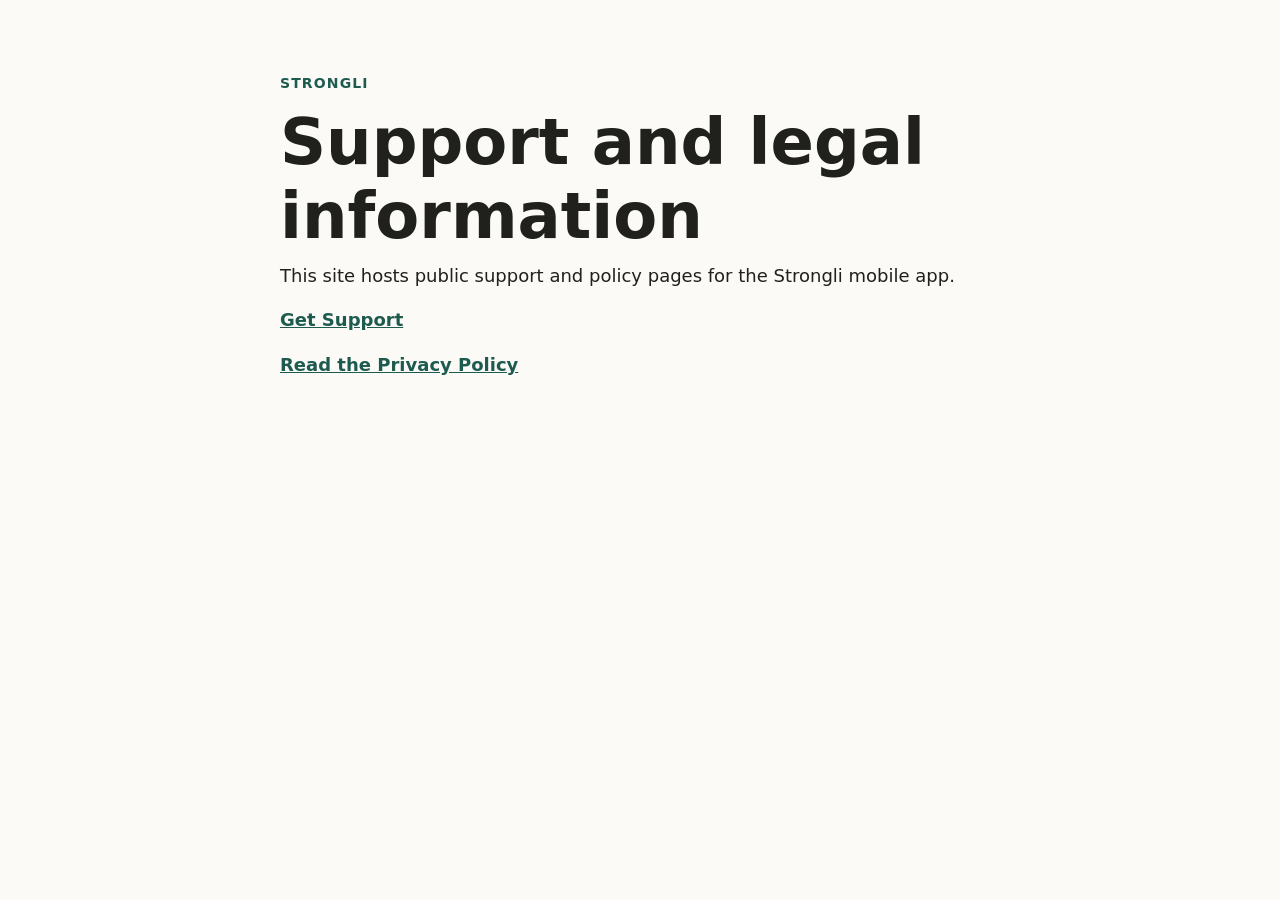
<file: index.html>
<!doctype html>
<html lang="en">
  <head>
    <meta charset="utf-8" />
    <meta name="viewport" content="width=device-width, initial-scale=1" />
    <title>Strongli</title>
    <meta
      name="description"
      content="Support and legal information for the Strongli app."
    />
    <link rel="stylesheet" href="./styles.css" />
  </head>
  <body>
    <main class="page">
      <p class="eyebrow">Strongli</p>
      <h1>Support and legal information</h1>
      <p>
        This site hosts public support and policy pages for the Strongli mobile
        app.
      </p>
      <p>
        <a href="./support/">Get Support</a>
      </p>
      <p>
        <a href="./privacy/">Read the Privacy Policy</a>
      </p>
    </main>
  </body>
</html>
</file>
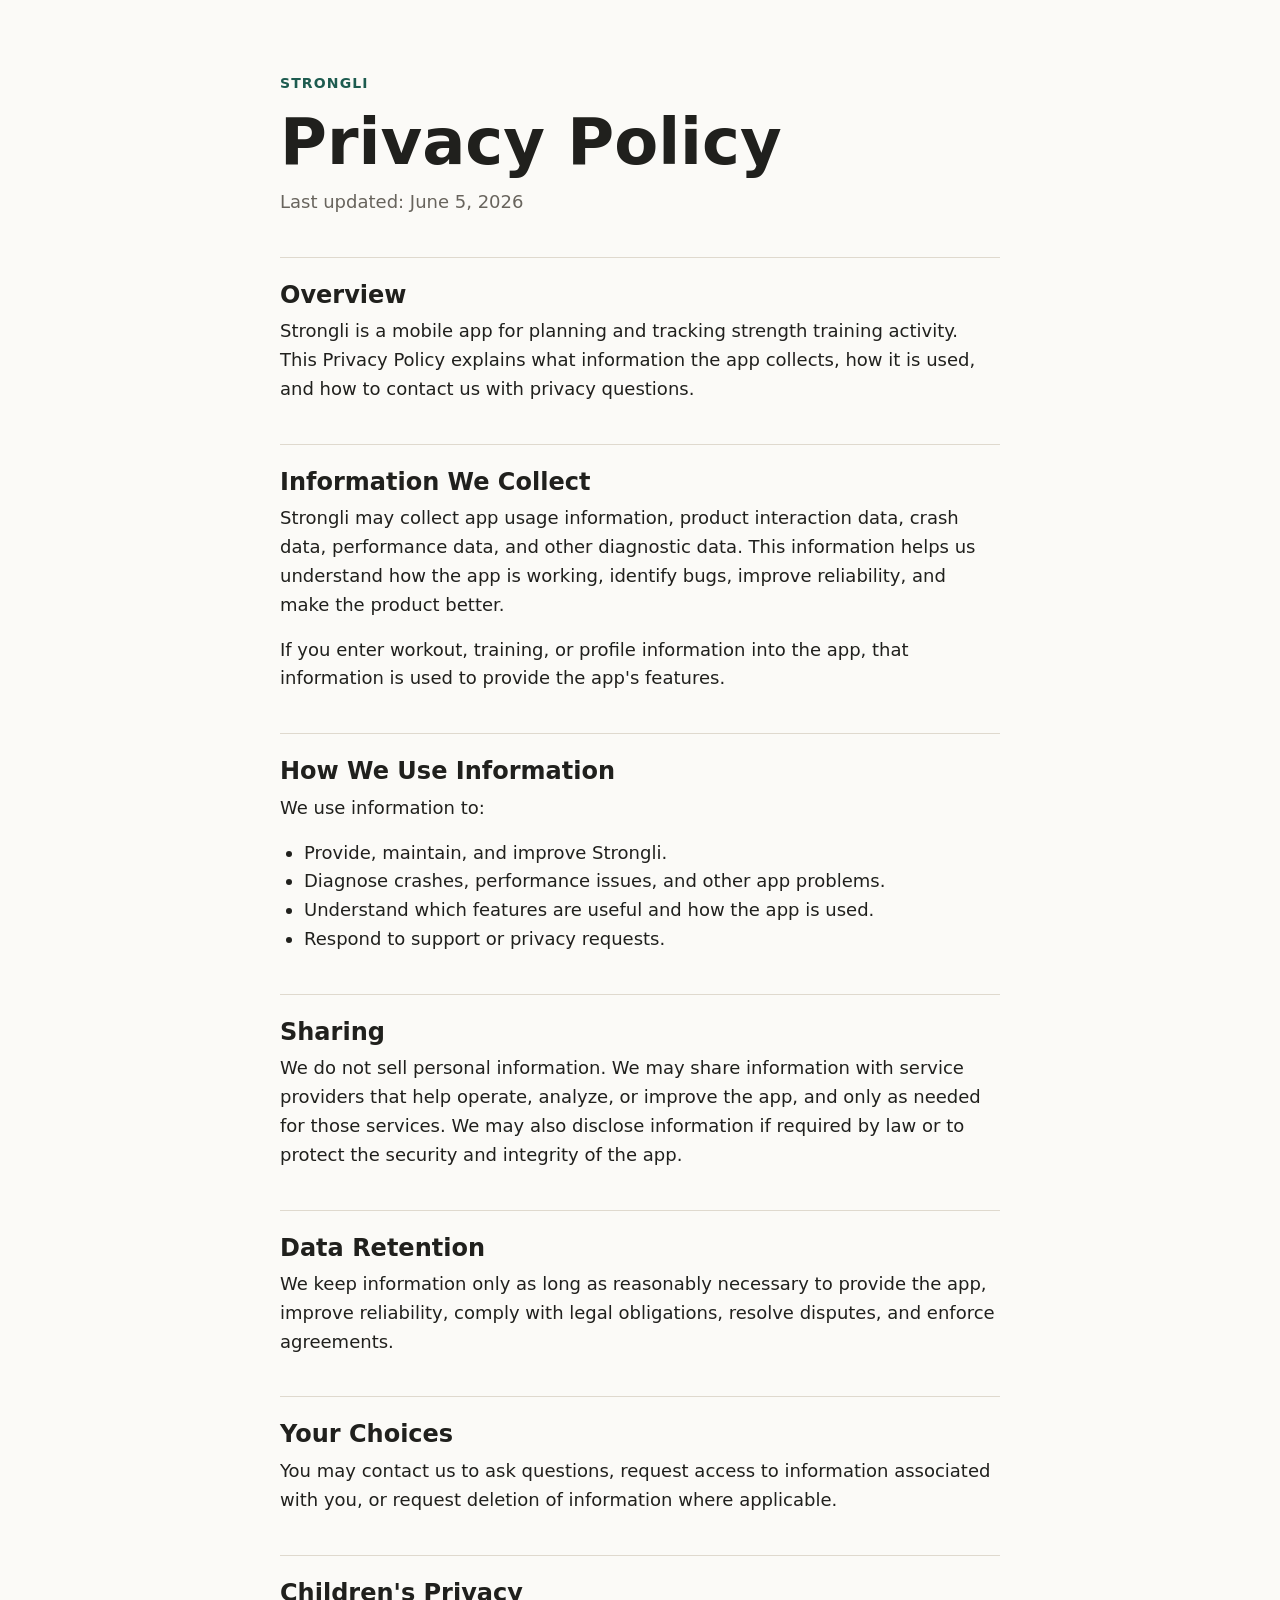
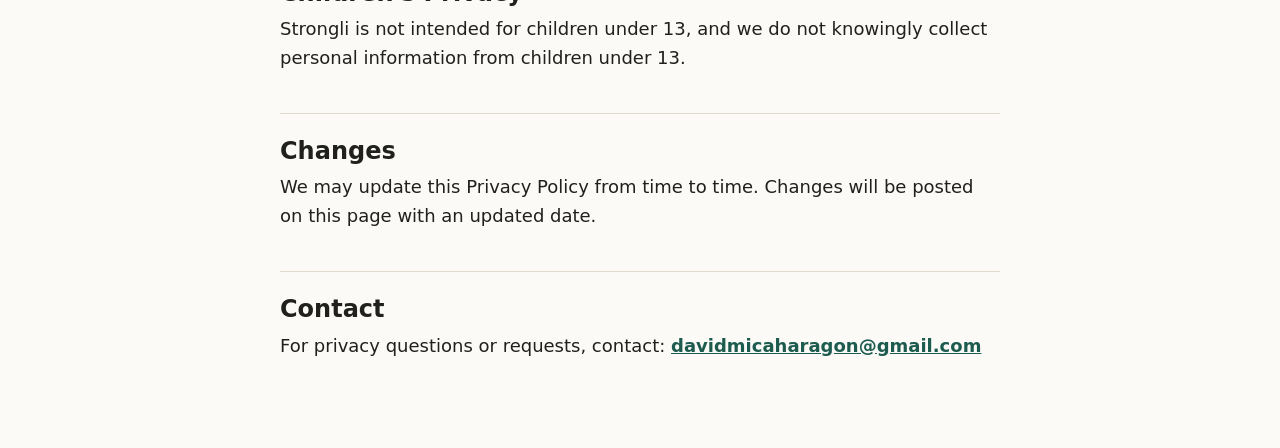
<file: privacy/index.html>
<!doctype html>
<html lang="en">
  <head>
    <meta charset="utf-8" />
    <meta name="viewport" content="width=device-width, initial-scale=1" />
    <title>Privacy Policy | Strongli</title>
    <meta
      name="description"
      content="Privacy Policy for the Strongli mobile app."
    />
    <link rel="stylesheet" href="../styles.css" />
  </head>
  <body>
    <main class="page">
      <p class="eyebrow">Strongli</p>
      <h1>Privacy Policy</h1>
      <p class="updated">Last updated: June 5, 2026</p>

      <section>
        <h2>Overview</h2>
        <p>
          Strongli is a mobile app for planning and tracking strength training
          activity. This Privacy Policy explains what information the app
          collects, how it is used, and how to contact us with privacy
          questions.
        </p>
      </section>

      <section>
        <h2>Information We Collect</h2>
        <p>
          Strongli may collect app usage information, product interaction data,
          crash data, performance data, and other diagnostic data. This
          information helps us understand how the app is working, identify bugs,
          improve reliability, and make the product better.
        </p>
        <p>
          If you enter workout, training, or profile information into the app,
          that information is used to provide the app's features.
        </p>
      </section>

      <section>
        <h2>How We Use Information</h2>
        <p>We use information to:</p>
        <ul>
          <li>Provide, maintain, and improve Strongli.</li>
          <li>Diagnose crashes, performance issues, and other app problems.</li>
          <li>Understand which features are useful and how the app is used.</li>
          <li>Respond to support or privacy requests.</li>
        </ul>
      </section>

      <section>
        <h2>Sharing</h2>
        <p>
          We do not sell personal information. We may share information with
          service providers that help operate, analyze, or improve the app, and
          only as needed for those services. We may also disclose information if
          required by law or to protect the security and integrity of the app.
        </p>
      </section>

      <section>
        <h2>Data Retention</h2>
        <p>
          We keep information only as long as reasonably necessary to provide
          the app, improve reliability, comply with legal obligations, resolve
          disputes, and enforce agreements.
        </p>
      </section>

      <section>
        <h2>Your Choices</h2>
        <p>
          You may contact us to ask questions, request access to information
          associated with you, or request deletion of information where
          applicable.
        </p>
      </section>

      <section>
        <h2>Children's Privacy</h2>
        <p>
          Strongli is not intended for children under 13, and we do not
          knowingly collect personal information from children under 13.
        </p>
      </section>

      <section>
        <h2>Changes</h2>
        <p>
          We may update this Privacy Policy from time to time. Changes will be
          posted on this page with an updated date.
        </p>
      </section>

      <section>
        <h2>Contact</h2>
        <p>
          For privacy questions or requests, contact:
          <a href="mailto:davidmicaharagon@gmail.com"
            >davidmicaharagon@gmail.com</a
          >
        </p>
      </section>
    </main>
  </body>
</html>
</file>
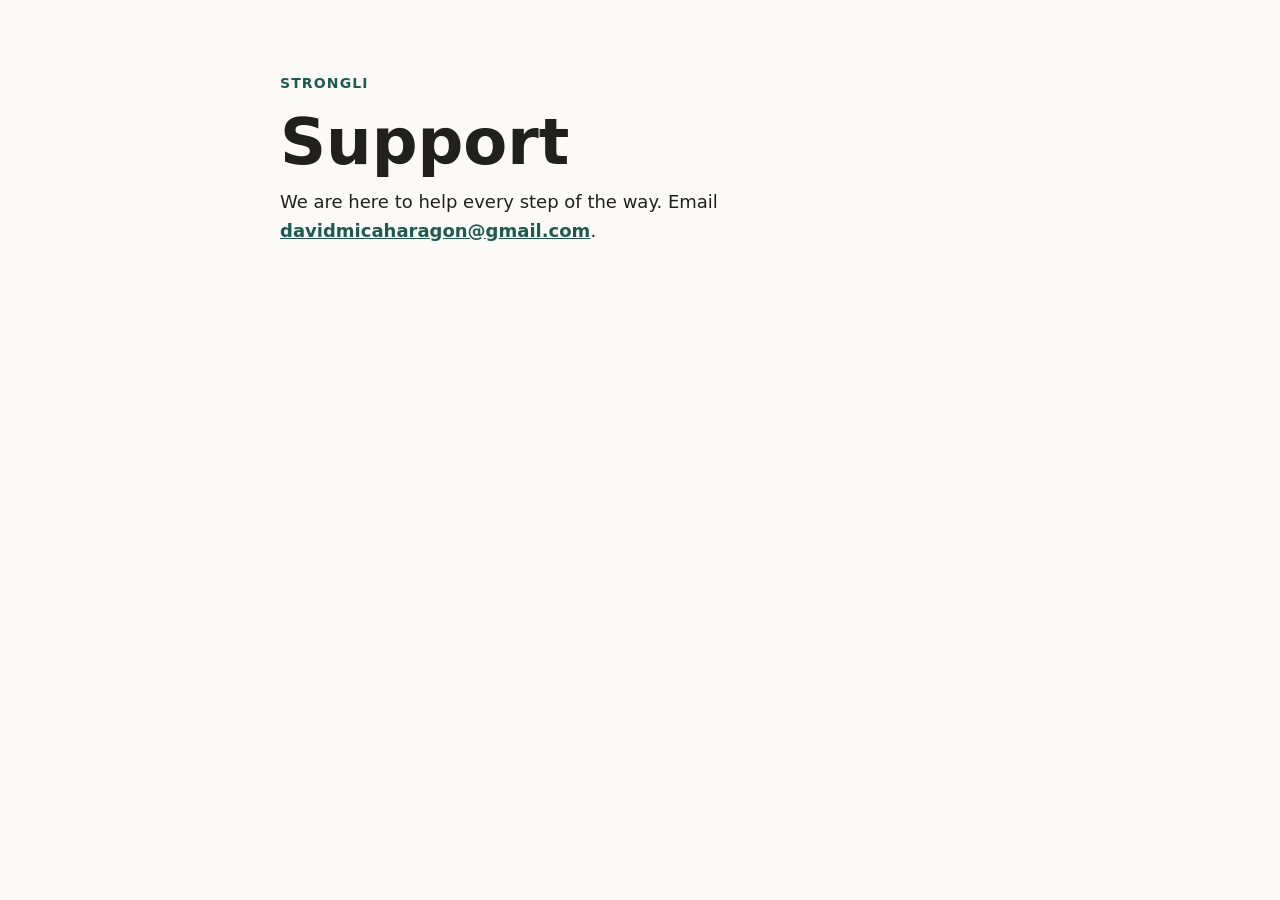
<file: support/index.html>
<!doctype html>
<html lang="en">
  <head>
    <meta charset="utf-8" />
    <meta name="viewport" content="width=device-width, initial-scale=1" />
    <title>Support | Strongli</title>
    <meta name="description" content="Support for the Strongli mobile app." />
    <link rel="stylesheet" href="../styles.css" />
  </head>
  <body>
    <main class="page">
      <p class="eyebrow">Strongli</p>
      <h1>Support</h1>
      <p>
        We are here to help every step of the way. Email
        <a href="mailto:davidmicaharagon@gmail.com"
          >davidmicaharagon@gmail.com</a
        >.
      </p>
    </main>
  </body>
</html>
</file>
<file: styles.css>
:root {
  color-scheme: light;
  --background: #fbfaf7;
  --text: #20201d;
  --muted: #68645d;
  --rule: #dfd9ce;
  --accent: #1d5b4f;
}

* {
  box-sizing: border-box;
}

body {
  margin: 0;
  background: var(--background);
  color: var(--text);
  font-family:
    ui-sans-serif, system-ui, -apple-system, BlinkMacSystemFont, "Segoe UI",
    sans-serif;
  font-size: 18px;
  line-height: 1.6;
}

.page {
  width: min(720px, calc(100% - 40px));
  margin: 0 auto;
  padding: 72px 0;
}

.eyebrow {
  margin: 0 0 12px;
  color: var(--accent);
  font-size: 14px;
  font-weight: 700;
  letter-spacing: 0.08em;
  text-transform: uppercase;
}

h1,
h2 {
  line-height: 1.15;
}

h1 {
  margin: 0 0 8px;
  font-size: clamp(40px, 8vw, 64px);
}

h2 {
  margin: 40px 0 8px;
  padding-top: 24px;
  border-top: 1px solid var(--rule);
  font-size: 24px;
}

p,
ul {
  margin: 0 0 16px;
}

ul {
  padding-left: 24px;
}

a {
  color: var(--accent);
  font-weight: 700;
}

.updated {
  color: var(--muted);
}
</file>
